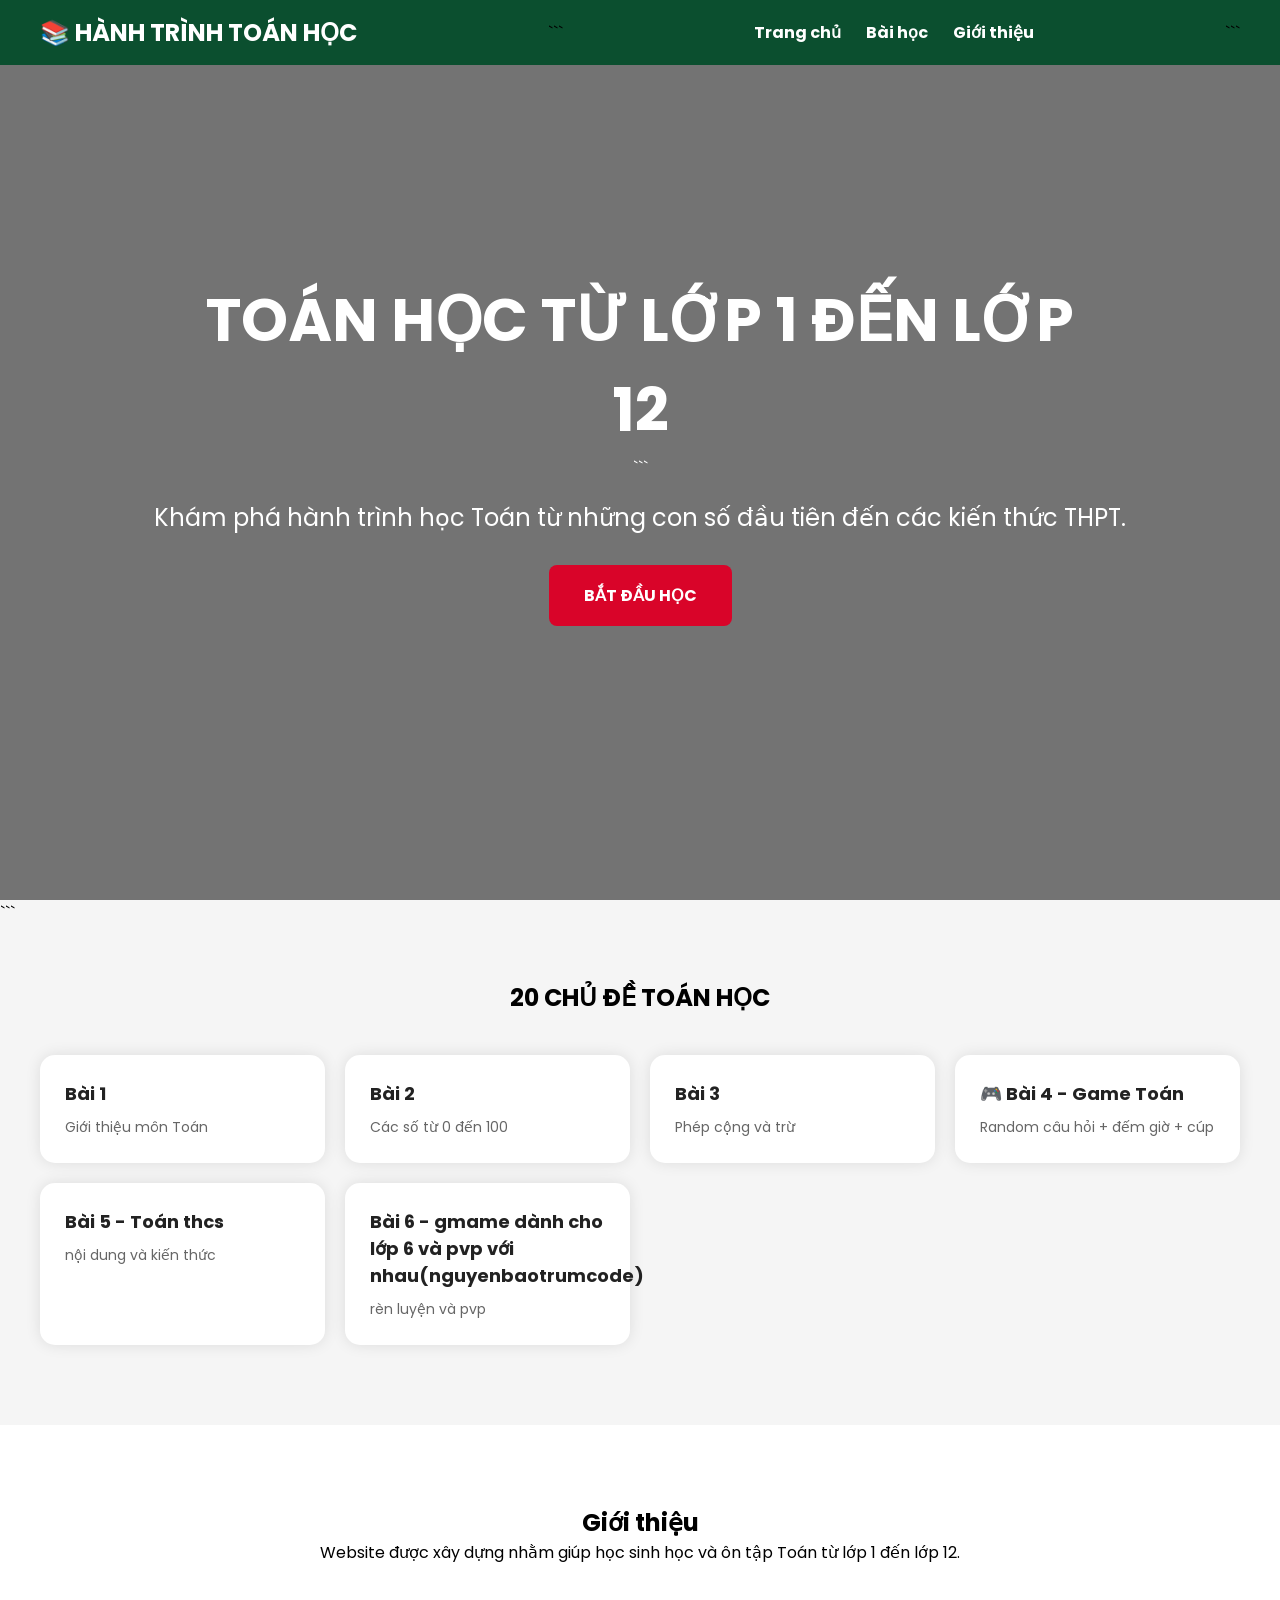
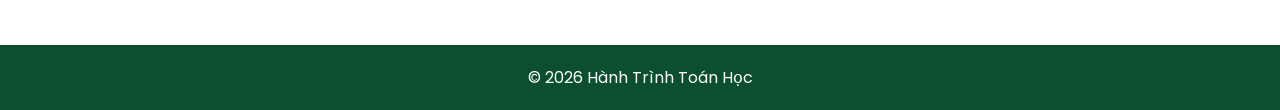
<file: index.html>
<!DOCTYPE html>

<html lang="vi">
<head>
<meta charset="UTF-8">
<meta name="viewport" content="width=device-width, initial-scale=1.0">
<title>Hành Trình Toán Học</title>

<link href="https://fonts.googleapis.com/css2?family=Poppins:wght@300;400;600;700&display=swap" rel="stylesheet">

<link rel="stylesheet" href="style.css">
</head>
<body>

<nav>
    <div class="logo">
        📚 HÀNH TRÌNH TOÁN HỌC
    </div>

```
<ul>
    <li><a href="#home">Trang chủ</a></li>
    <li><a href="#lessons">Bài học</a></li>
    <li><a href="#about">Giới thiệu</a></li>
</ul>
```

</nav>

<section class="hero" id="home">
    <div class="overlay">
        <h1>TOÁN HỌC TỪ LỚP 1 ĐẾN LỚP 12</h1>

```
    <p>
        Khám phá hành trình học Toán từ những con số đầu tiên
        đến các kiến thức THPT.
    </p>

    <a href="#lessons" class="btn">
        BẮT ĐẦU HỌC
    </a>
</div>
```

</section>

<section id="lessons">

<h2>20 CHỦ ĐỀ TOÁN HỌC</h2>

<div class="cards">

<div class="cards">

    <a class="card" href="pages/bai01.html">
        <h3>Bài 1</h3>
        <p>Giới thiệu môn Toán</p>
    </a>

    <a class="card" href="pages/bai02.html">
        <h3>Bài 2</h3>
        <p>Các số từ 0 đến 100</p>
    </a>

    <a class="card" href="pages/bai03.html">
        <h3>Bài 3</h3>
        <p>Phép cộng và trừ</p>
    </a>

<a class="card" href="pages/bai04.html">
    <h3>🎮 Bài 4 - Game Toán</h3>
    <p>Random câu hỏi + đếm giờ + cúp</p>
</a>
    <a class="card" href="pages/bai05.html">
    <h3> Bài 5 -  Toán thcs</h3>
    <p>nội dung và kiến thức</p>
</a>
    <a class="card" href="pages/bai06.html">
    <h3> Bài 6 -  gmame dành cho lớp 6 và pvp với nhau(nguyenbaotrumcode)</h3>
    <p>rèn luyện và pvp</p>
</a>
</div>

</section>

<section id="about">
<h2>Giới thiệu</h2>

<p>
Website được xây dựng nhằm giúp học sinh học và ôn tập
Toán từ lớp 1 đến lớp 12.
</p>

</section>

<footer>
© 2026 Hành Trình Toán Học
</footer>

</body>
</html>
</file>
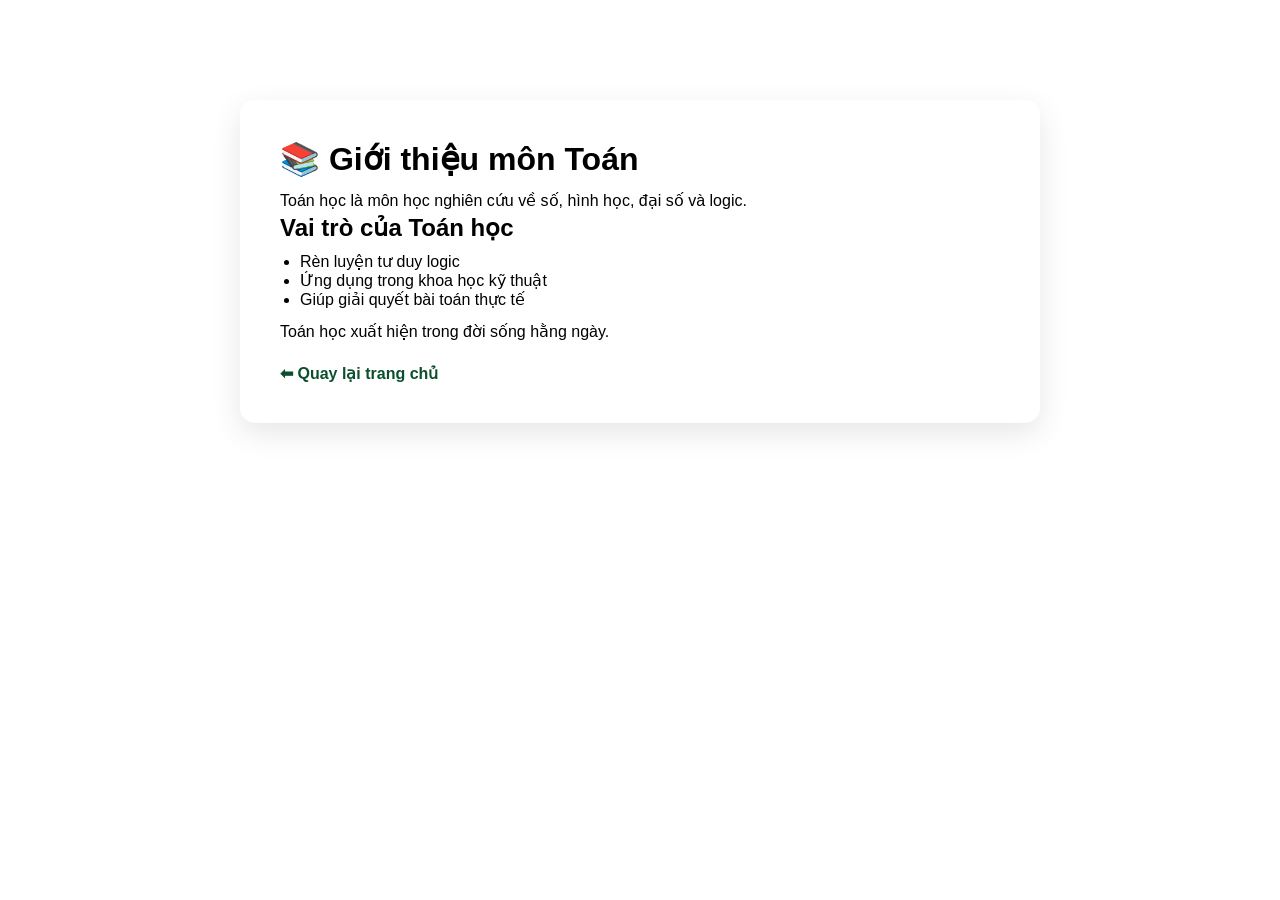
<file: pages/bai01.html>
<!DOCTYPE html>
<html lang="vi">
<head>
<meta charset="UTF-8">
<title>Giới thiệu môn Toán</title>
<link rel="stylesheet" href="../style.css">
</head>
<body>

<div class="lesson">

<h1>📚 Giới thiệu môn Toán</h1>

<p>Toán học là môn học nghiên cứu về số, hình học, đại số và logic.</p>

<h2>Vai trò của Toán học</h2>

<ul>
<li>Rèn luyện tư duy logic</li>
<li>Ứng dụng trong khoa học kỹ thuật</li>
<li>Giúp giải quyết bài toán thực tế</li>
</ul>

<p>Toán học xuất hiện trong đời sống hằng ngày.</p>

<a href="../index.html">⬅ Quay lại trang chủ</a>

</div>

</body>

</html>
</file>
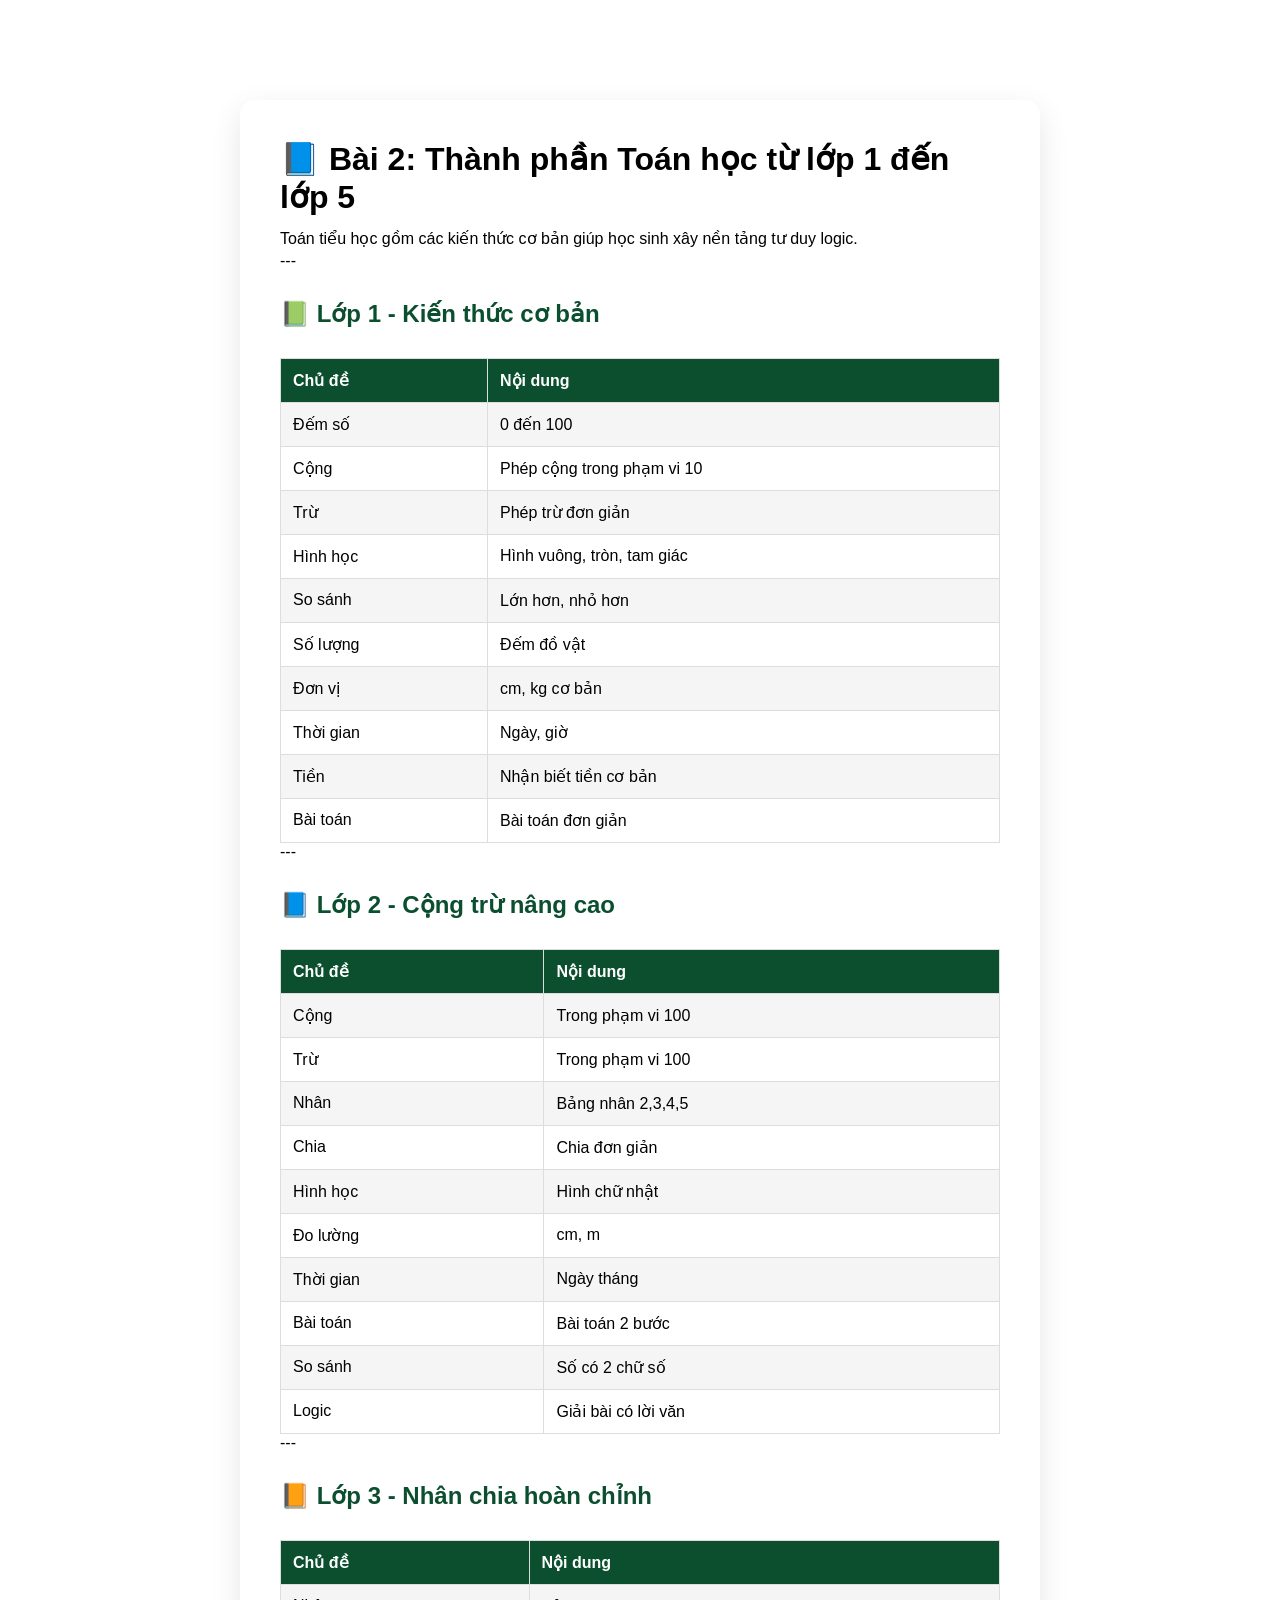
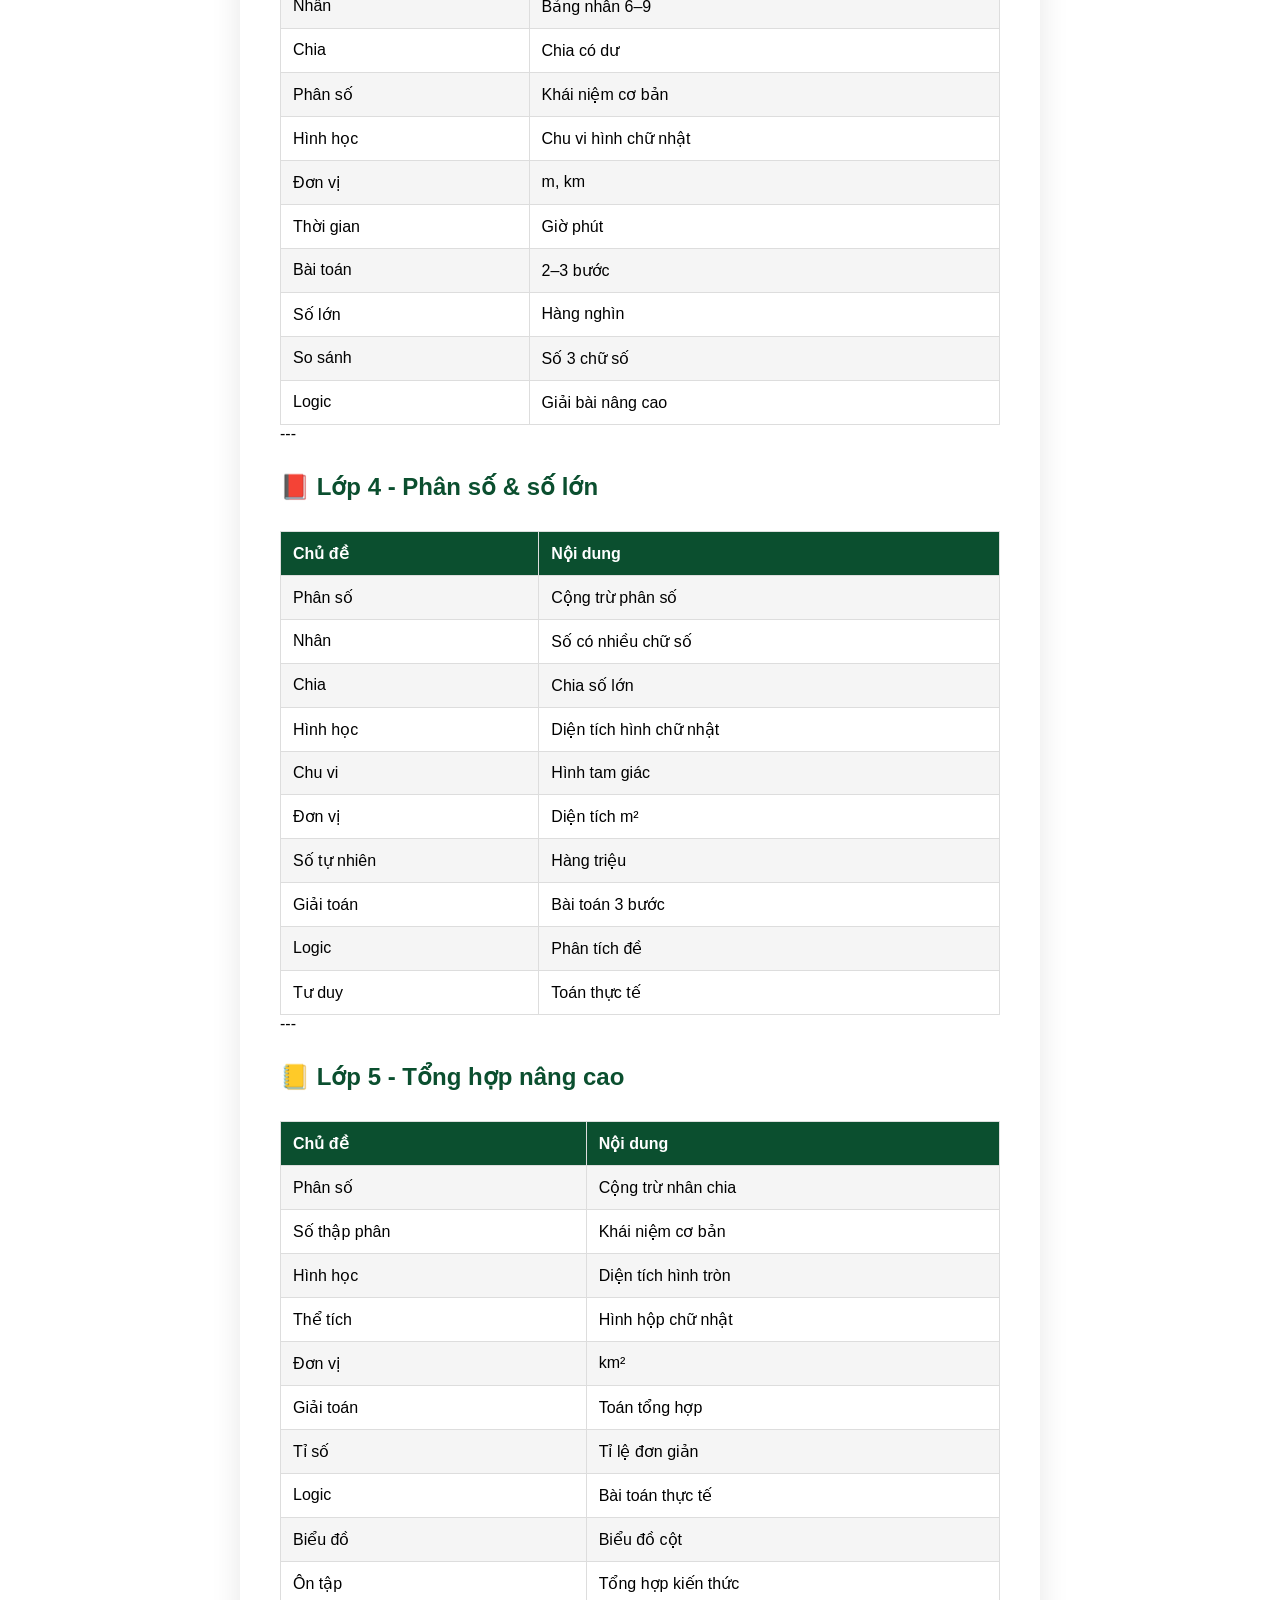
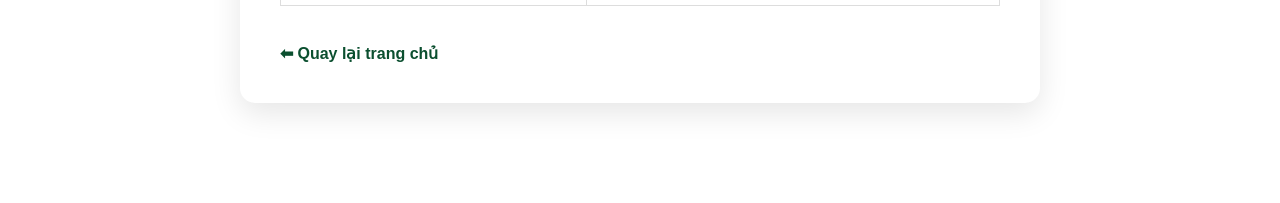
<file: pages/bai02.html>
<!DOCTYPE html>
<html lang="vi">
<head>
<meta charset="UTF-8">
<title>Bài 2 - Thành phần Toán học</title>
<link rel="stylesheet" href="../style.css">

<style>
.table-box{
    margin-top:20px;
    overflow-x:auto;
}

table{
    width:100%;
    border-collapse:collapse;
    margin-top:10px;
    background:white;
}

th, td{
    border:1px solid #ddd;
    padding:12px;
    text-align:left;
}

th{
    background:#0b4f2f;
    color:white;
}

tr:nth-child(even){
    background:#f5f5f5;
}

.level-title{
    margin-top:30px;
    color:#0b4f2f;
}
</style>

</head>

<body>

<div class="lesson">

<h1>📘 Bài 2: Thành phần Toán học từ lớp 1 đến lớp 5</h1>

<p>Toán tiểu học gồm các kiến thức cơ bản giúp học sinh xây nền tảng tư duy logic.</p>

---

<h2 class="level-title">📗 Lớp 1 - Kiến thức cơ bản</h2>

<div class="table-box">
<table>
<tr><th>Chủ đề</th><th>Nội dung</th></tr>
<tr><td>Đếm số</td><td>0 đến 100</td></tr>
<tr><td>Cộng</td><td>Phép cộng trong phạm vi 10</td></tr>
<tr><td>Trừ</td><td>Phép trừ đơn giản</td></tr>
<tr><td>Hình học</td><td>Hình vuông, tròn, tam giác</td></tr>
<tr><td>So sánh</td><td>Lớn hơn, nhỏ hơn</td></tr>
<tr><td>Số lượng</td><td>Đếm đồ vật</td></tr>
<tr><td>Đơn vị</td><td>cm, kg cơ bản</td></tr>
<tr><td>Thời gian</td><td>Ngày, giờ</td></tr>
<tr><td>Tiền</td><td>Nhận biết tiền cơ bản</td></tr>
<tr><td>Bài toán</td><td>Bài toán đơn giản</td></tr>
</table>
</div>

---

<h2 class="level-title">📘 Lớp 2 - Cộng trừ nâng cao</h2>

<div class="table-box">
<table>
<tr><th>Chủ đề</th><th>Nội dung</th></tr>
<tr><td>Cộng</td><td>Trong phạm vi 100</td></tr>
<tr><td>Trừ</td><td>Trong phạm vi 100</td></tr>
<tr><td>Nhân</td><td>Bảng nhân 2,3,4,5</td></tr>
<tr><td>Chia</td><td>Chia đơn giản</td></tr>
<tr><td>Hình học</td><td>Hình chữ nhật</td></tr>
<tr><td>Đo lường</td><td>cm, m</td></tr>
<tr><td>Thời gian</td><td>Ngày tháng</td></tr>
<tr><td>Bài toán</td><td>Bài toán 2 bước</td></tr>
<tr><td>So sánh</td><td>Số có 2 chữ số</td></tr>
<tr><td>Logic</td><td>Giải bài có lời văn</td></tr>
</table>
</div>

---

<h2 class="level-title">📙 Lớp 3 - Nhân chia hoàn chỉnh</h2>

<div class="table-box">
<table>
<tr><th>Chủ đề</th><th>Nội dung</th></tr>
<tr><td>Nhân</td><td>Bảng nhân 6–9</td></tr>
<tr><td>Chia</td><td>Chia có dư</td></tr>
<tr><td>Phân số</td><td>Khái niệm cơ bản</td></tr>
<tr><td>Hình học</td><td>Chu vi hình chữ nhật</td></tr>
<tr><td>Đơn vị</td><td>m, km</td></tr>
<tr><td>Thời gian</td><td>Giờ phút</td></tr>
<tr><td>Bài toán</td><td>2–3 bước</td></tr>
<tr><td>Số lớn</td><td>Hàng nghìn</td></tr>
<tr><td>So sánh</td><td>Số 3 chữ số</td></tr>
<tr><td>Logic</td><td>Giải bài nâng cao</td></tr>
</table>
</div>

---

<h2 class="level-title">📕 Lớp 4 - Phân số & số lớn</h2>

<div class="table-box">
<table>
<tr><th>Chủ đề</th><th>Nội dung</th></tr>
<tr><td>Phân số</td><td>Cộng trừ phân số</td></tr>
<tr><td>Nhân</td><td>Số có nhiều chữ số</td></tr>
<tr><td>Chia</td><td>Chia số lớn</td></tr>
<tr><td>Hình học</td><td>Diện tích hình chữ nhật</td></tr>
<tr><td>Chu vi</td><td>Hình tam giác</td></tr>
<tr><td>Đơn vị</td><td>Diện tích m²</td></tr>
<tr><td>Số tự nhiên</td><td>Hàng triệu</td></tr>
<tr><td>Giải toán</td><td>Bài toán 3 bước</td></tr>
<tr><td>Logic</td><td>Phân tích đề</td></tr>
<tr><td>Tư duy</td><td>Toán thực tế</td></tr>
</table>
</div>

---

<h2 class="level-title">📒 Lớp 5 - Tổng hợp nâng cao</h2>

<div class="table-box">
<table>
<tr><th>Chủ đề</th><th>Nội dung</th></tr>
<tr><td>Phân số</td><td>Cộng trừ nhân chia</td></tr>
<tr><td>Số thập phân</td><td>Khái niệm cơ bản</td></tr>
<tr><td>Hình học</td><td>Diện tích hình tròn</td></tr>
<tr><td>Thể tích</td><td>Hình hộp chữ nhật</td></tr>
<tr><td>Đơn vị</td><td>km²</td></tr>
<tr><td>Giải toán</td><td>Toán tổng hợp</td></tr>
<tr><td>Tỉ số</td><td>Tỉ lệ đơn giản</td></tr>
<tr><td>Logic</td><td>Bài toán thực tế</td></tr>
<tr><td>Biểu đồ</td><td>Biểu đồ cột</td></tr>
<tr><td>Ôn tập</td><td>Tổng hợp kiến thức</td></tr>
</table>
</div>

<br>

<a href="../index.html">⬅ Quay lại trang chủ</a>

</div>

</body>
</html>
</file>
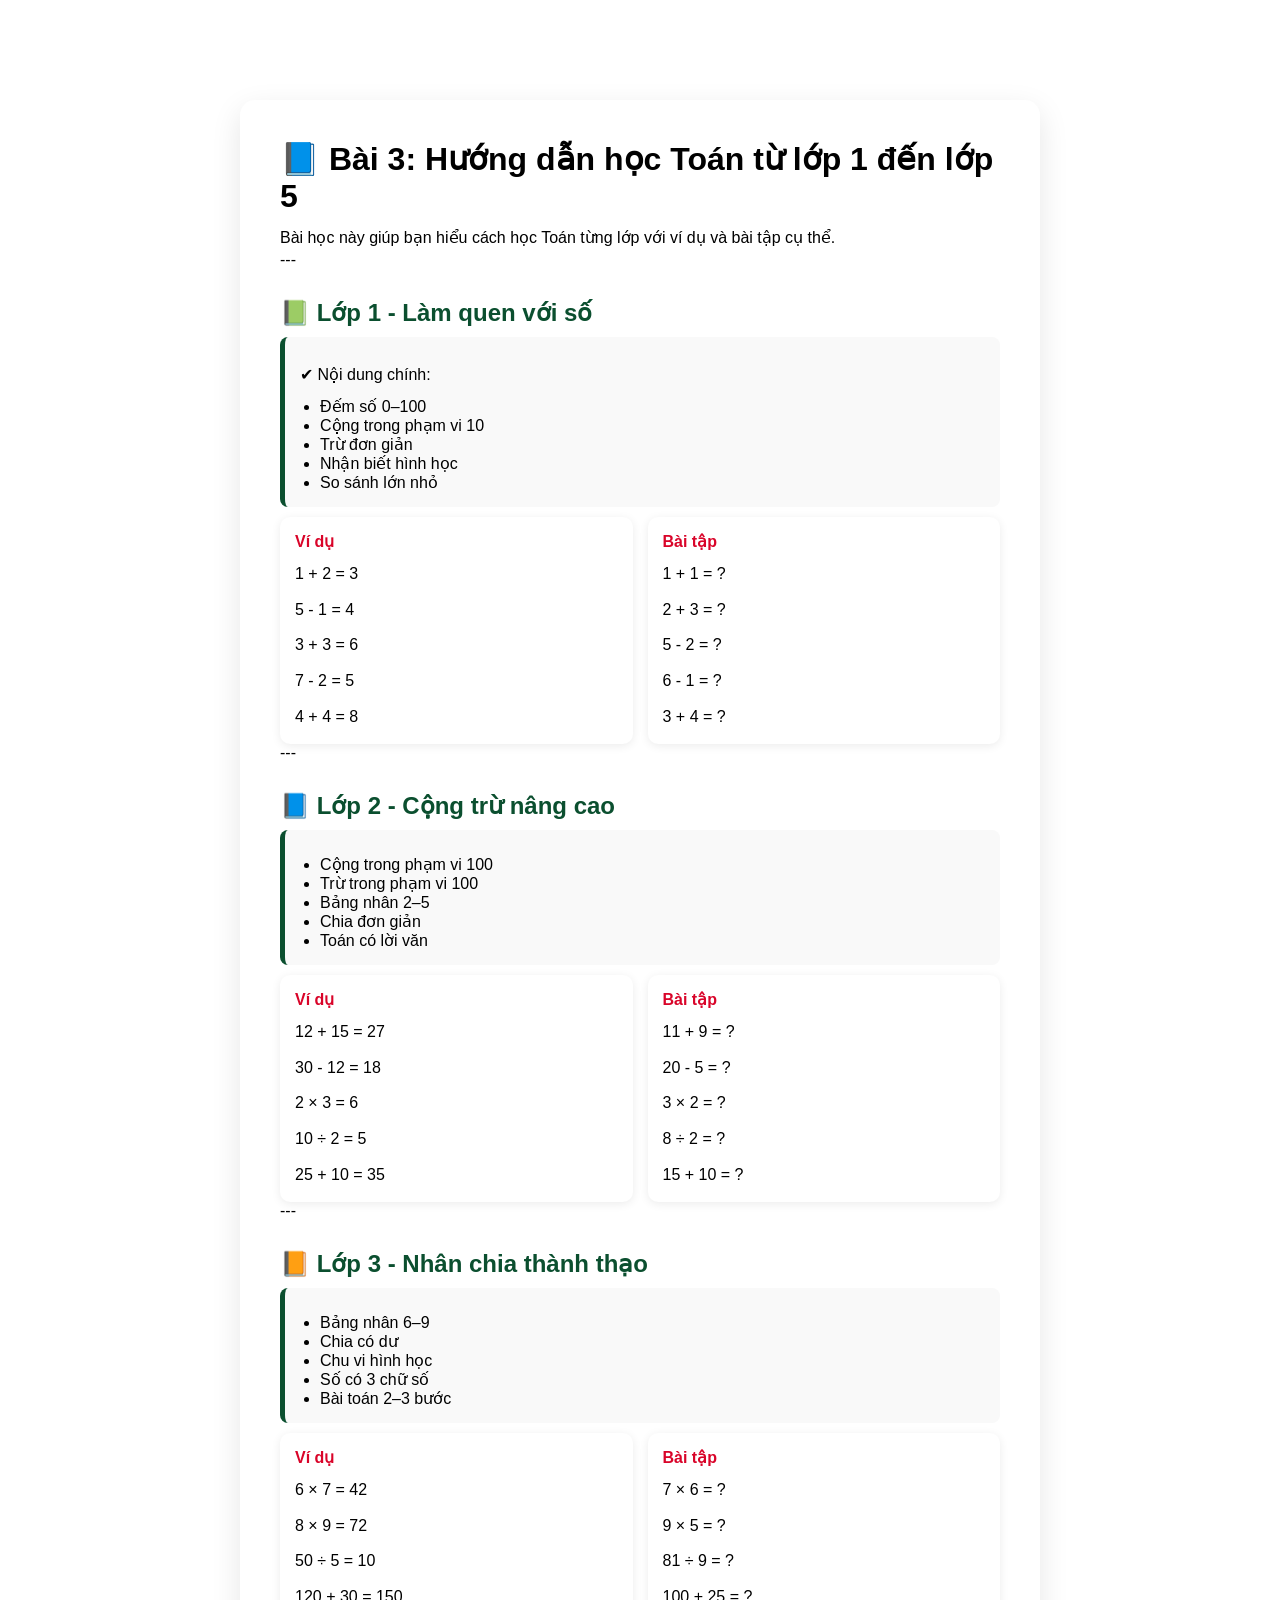
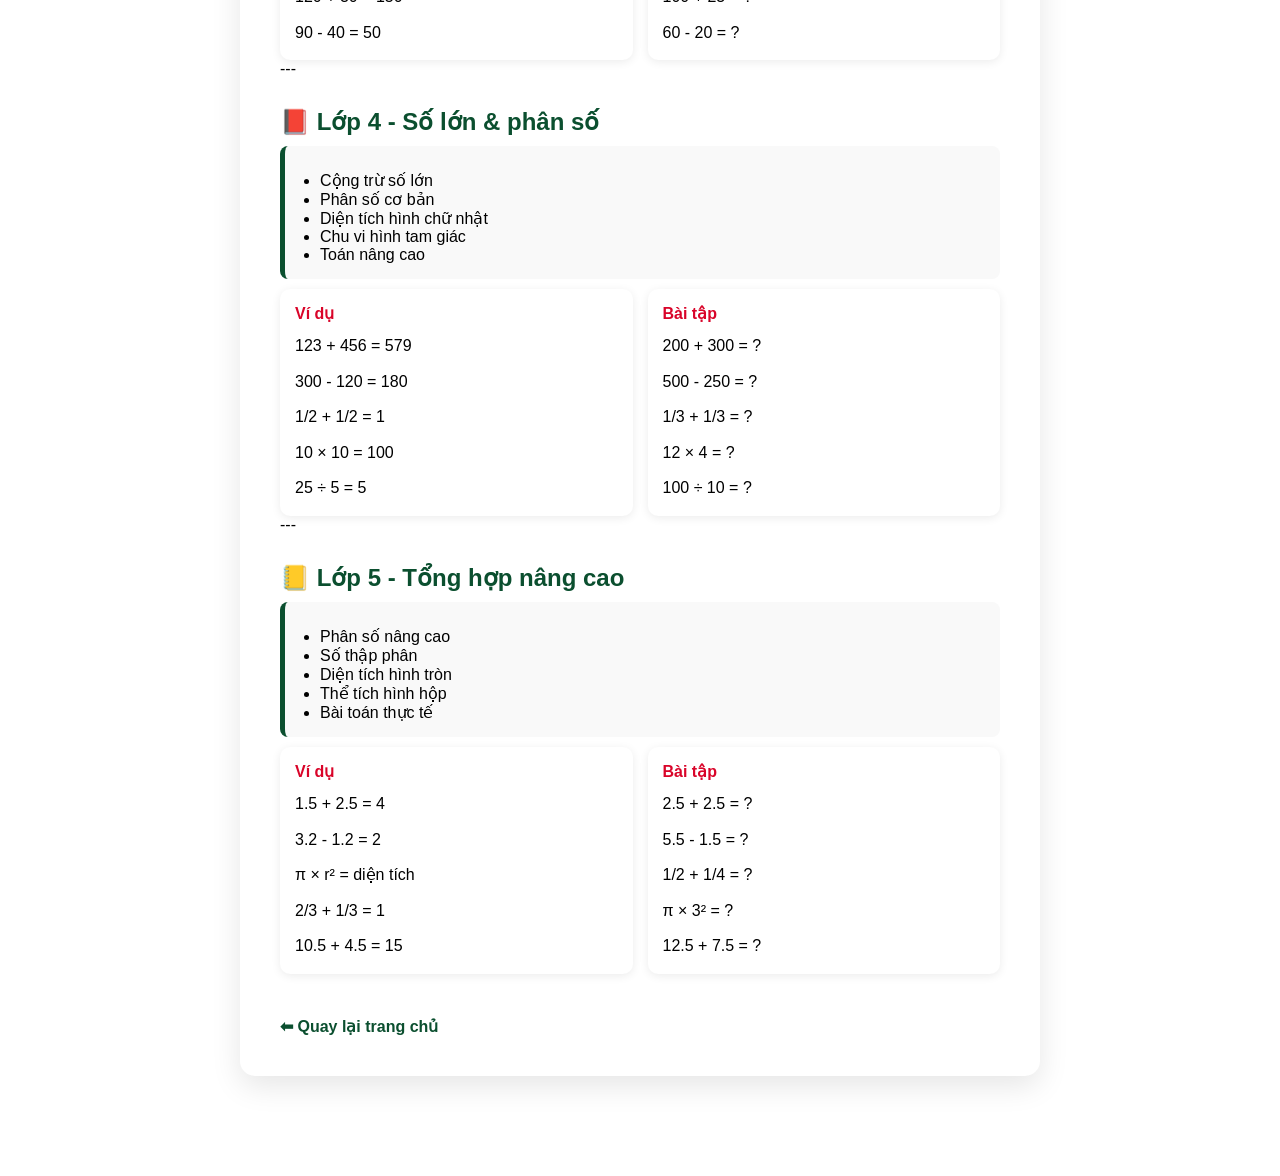
<file: pages/bai03.html>
<!DOCTYPE html>
<html lang="vi">
<head>
<meta charset="UTF-8">
<title>Bài 3 - Hướng dẫn Toán</title>
<link rel="stylesheet" href="../style.css">

<style>
.lesson h2{
    margin-top:30px;
    color:#0b4f2f;
}

.box{
    background:#f9f9f9;
    padding:15px;
    border-left:5px solid #0b4f2f;
    margin-top:10px;
    border-radius:8px;
}

.grid{
    display:grid;
    grid-template-columns:1fr 1fr;
    gap:15px;
    margin-top:10px;
}

.item{
    background:white;
    padding:15px;
    border-radius:10px;
    box-shadow:0 2px 10px rgba(0,0,0,0.08);
}

.title{
    font-weight:bold;
    color:#d90429;
}

a.back{
    display:inline-block;
    margin-top:25px;
    color:#0b4f2f;
    font-weight:bold;
    text-decoration:none;
}
</style>

</head>

<body>

<div class="lesson">

<h1>📘 Bài 3: Hướng dẫn học Toán từ lớp 1 đến lớp 5</h1>

<p>Bài học này giúp bạn hiểu cách học Toán từng lớp với ví dụ và bài tập cụ thể.</p>

---

<!-- LỚP 1 -->
<h2>📗 Lớp 1 - Làm quen với số</h2>

<div class="box">
<p>✔ Nội dung chính:</p>
<ul>
<li>Đếm số 0–100</li>
<li>Cộng trong phạm vi 10</li>
<li>Trừ đơn giản</li>
<li>Nhận biết hình học</li>
<li>So sánh lớn nhỏ</li>
</ul>
</div>

<div class="grid">

<div class="item">
<div class="title">Ví dụ</div>
<p>1 + 2 = 3</p>
<p>5 - 1 = 4</p>
<p>3 + 3 = 6</p>
<p>7 - 2 = 5</p>
<p>4 + 4 = 8</p>
</div>

<div class="item">
<div class="title">Bài tập</div>
<p>1 + 1 = ?</p>
<p>2 + 3 = ?</p>
<p>5 - 2 = ?</p>
<p>6 - 1 = ?</p>
<p>3 + 4 = ?</p>
</div>

</div>

---

<!-- LỚP 2 -->
<h2>📘 Lớp 2 - Cộng trừ nâng cao</h2>

<div class="box">
<ul>
<li>Cộng trong phạm vi 100</li>
<li>Trừ trong phạm vi 100</li>
<li>Bảng nhân 2–5</li>
<li>Chia đơn giản</li>
<li>Toán có lời văn</li>
</ul>
</div>

<div class="grid">

<div class="item">
<div class="title">Ví dụ</div>
<p>12 + 15 = 27</p>
<p>30 - 12 = 18</p>
<p>2 × 3 = 6</p>
<p>10 ÷ 2 = 5</p>
<p>25 + 10 = 35</p>
</div>

<div class="item">
<div class="title">Bài tập</div>
<p>11 + 9 = ?</p>
<p>20 - 5 = ?</p>
<p>3 × 2 = ?</p>
<p>8 ÷ 2 = ?</p>
<p>15 + 10 = ?</p>
</div>

</div>

---

<!-- LỚP 3 -->
<h2>📙 Lớp 3 - Nhân chia thành thạo</h2>

<div class="box">
<ul>
<li>Bảng nhân 6–9</li>
<li>Chia có dư</li>
<li>Chu vi hình học</li>
<li>Số có 3 chữ số</li>
<li>Bài toán 2–3 bước</li>
</ul>
</div>

<div class="grid">

<div class="item">
<div class="title">Ví dụ</div>
<p>6 × 7 = 42</p>
<p>8 × 9 = 72</p>
<p>50 ÷ 5 = 10</p>
<p>120 + 30 = 150</p>
<p>90 - 40 = 50</p>
</div>

<div class="item">
<div class="title">Bài tập</div>
<p>7 × 6 = ?</p>
<p>9 × 5 = ?</p>
<p>81 ÷ 9 = ?</p>
<p>100 + 25 = ?</p>
<p>60 - 20 = ?</p>
</div>

</div>

---

<!-- LỚP 4 -->
<h2>📕 Lớp 4 - Số lớn & phân số</h2>

<div class="box">
<ul>
<li>Cộng trừ số lớn</li>
<li>Phân số cơ bản</li>
<li>Diện tích hình chữ nhật</li>
<li>Chu vi hình tam giác</li>
<li>Toán nâng cao</li>
</ul>
</div>

<div class="grid">

<div class="item">
<div class="title">Ví dụ</div>
<p>123 + 456 = 579</p>
<p>300 - 120 = 180</p>
<p>1/2 + 1/2 = 1</p>
<p>10 × 10 = 100</p>
<p>25 ÷ 5 = 5</p>
</div>

<div class="item">
<div class="title">Bài tập</div>
<p>200 + 300 = ?</p>
<p>500 - 250 = ?</p>
<p>1/3 + 1/3 = ?</p>
<p>12 × 4 = ?</p>
<p>100 ÷ 10 = ?</p>
</div>

</div>

---

<!-- LỚP 5 -->
<h2>📒 Lớp 5 - Tổng hợp nâng cao</h2>

<div class="box">
<ul>
<li>Phân số nâng cao</li>
<li>Số thập phân</li>
<li>Diện tích hình tròn</li>
<li>Thể tích hình hộp</li>
<li>Bài toán thực tế</li>
</ul>
</div>

<div class="grid">

<div class="item">
<div class="title">Ví dụ</div>
<p>1.5 + 2.5 = 4</p>
<p>3.2 - 1.2 = 2</p>
<p>π × r² = diện tích</p>
<p>2/3 + 1/3 = 1</p>
<p>10.5 + 4.5 = 15</p>
</div>

<div class="item">
<div class="title">Bài tập</div>
<p>2.5 + 2.5 = ?</p>
<p>5.5 - 1.5 = ?</p>
<p>1/2 + 1/4 = ?</p>
<p>π × 3² = ?</p>
<p>12.5 + 7.5 = ?</p>
</div>

</div>

<br>

<a class="back" href="../index.html">⬅ Quay lại trang chủ</a>

</div>

</body>
</html>
</file>
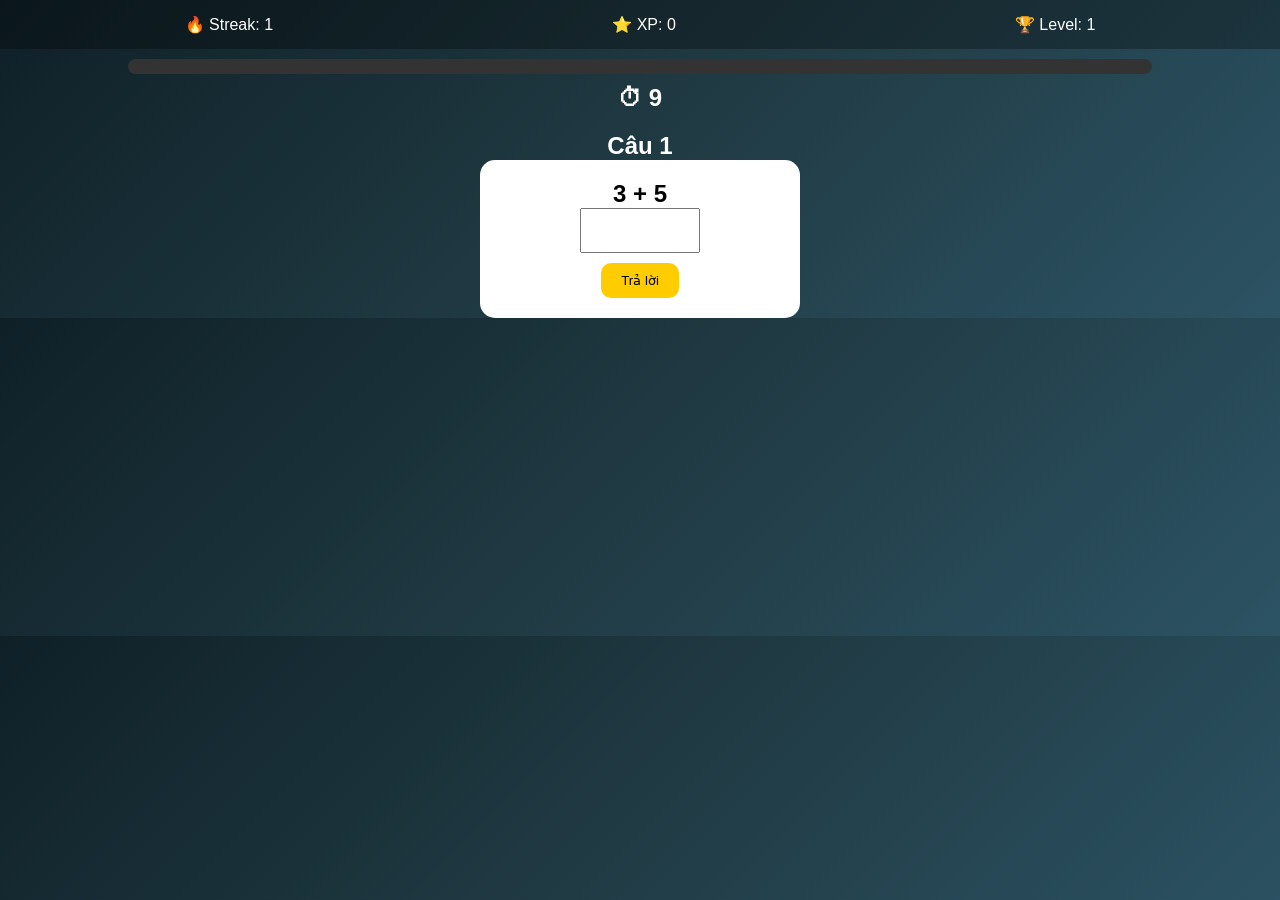
<file: pages/bai04.html>
<!DOCTYPE html>
<html lang="vi">
<head>
<meta charset="UTF-8">
<title>Hybrid Math Game PRO MAX</title>

<style>
*{
    margin:0;
    padding:0;
    box-sizing:border-box;
    font-family:Arial;
}

body{
    background:linear-gradient(135deg,#0f2027,#203a43,#2c5364);
    color:white;
    text-align:center;
}

/* TOP BAR */
#topBar{
    display:flex;
    justify-content:space-around;
    padding:15px;
    background:rgba(0,0,0,0.3);
}

/* XP BAR */
#xpBar{
    width:80%;
    height:15px;
    background:#333;
    margin:10px auto;
    border-radius:20px;
    overflow:hidden;
}

#xpFill{
    height:100%;
    width:0%;
    background:limegreen;
    transition:0.3s;
}

/* GAME */
#gameBox{
    margin-top:20px;
}

.card{
    background:white;
    color:black;
    width:320px;
    margin:auto;
    padding:20px;
    border-radius:15px;
}

input{
    padding:10px;
    width:120px;
    text-align:center;
    font-size:18px;
}

button{
    margin-top:10px;
    padding:10px 20px;
    border:none;
    background:#ffcc00;
    border-radius:10px;
}

/* EFFECT */
.correct{background:limegreen;}
.wrong{background:red;}

.flash{
    animation:flash 0.3s;
}

@keyframes flash{
    0%{background:red;}
    50%{background:transparent;}
}

/* TIMER WARNING */
.warning{
    animation:blink 0.4s infinite;
}

@keyframes blink{
    0%{color:red;}
    50%{color:transparent;}
}

/* POPUP */
#popup{
    position:fixed;
    top:20%;
    left:50%;
    transform:translateX(-50%);
    background:black;
    padding:10px 20px;
    border-radius:10px;
    display:none;
}
</style>
</head>

<body>

<!-- TOP -->
<div id="topBar">
    <div>🔥 Streak: <span id="streak">0</span></div>
    <div>⭐ XP: <span id="xp">0</span></div>
    <div>🏆 Level: <span id="level">1</span></div>
</div>

<!-- XP BAR -->
<div id="xpBar">
    <div id="xpFill"></div>
</div>

<!-- TIMER -->
<h2 id="timer">⏱ 0</h2>

<!-- GAME -->
<div id="gameBox">

    <h2 id="qnum"></h2>

    <div class="card">
        <h2 id="question"></h2>
        <input id="ans">
        <br>
        <button onclick="check()">Trả lời</button>
    </div>

</div>

<!-- POPUP -->
<div id="popup"></div>

<script>

/* AUDIO */
let ok = new Audio("https://actions.google.com/sounds/v1/cartoon/clang_and_wobble.ogg");
let no = new Audio("https://actions.google.com/sounds/v1/cartoon/wood_plank_flicks.ogg");
let levelUpSound = new Audio("https://actions.google.com/sounds/v1/cartoon/concussive_hit_guitar_boing.ogg");
let cupSound = new Audio("https://actions.google.com/sounds/v1/cartoon/concussive_hit_guitar_boing.ogg");

/* DATA */
let q=1;
let correct=0;

let xp=0;
let level=1;
let streak=1;

let time;
let t;

/* LOAD */
if(localStorage.getItem("xp")) xp=+localStorage.getItem("xp");
if(localStorage.getItem("level")) level=+localStorage.getItem("level");
if(localStorage.getItem("streak")) streak=+localStorage.getItem("streak");

updateUI();
next();

/* QUESTION */
function next(){

    if(q>10){
        end();
        return;
    }

    document.getElementById("qnum").innerText="Câu "+q;

    let a,b,op;

    if(q<=5){
        a=Math.floor(Math.random()*10);
        b=Math.floor(Math.random()*10);
        op="+";
        time=10;
    }
    else if(q<=8){
        a=Math.floor(Math.random()*50);
        b=Math.floor(Math.random()*20);
        op=Math.random()>0.5?"+":"-";
        time=30;
    }
    else{
        a=Math.floor(Math.random()*100);
        b=Math.floor(Math.random()*50);
        op=Math.random()>0.5?"*":"-";
        time=60;
    }

    if(op=="+") correct=a+b;
    if(op=="-") correct=a-b;
    if(op=="*") correct=a*b;

    document.getElementById("question").innerText=a+" "+op+" "+b;

    startTime();
}

/* TIMER */
function startTime(){

    clearInterval(t);

    document.getElementById("timer").classList.remove("warning");

    t=setInterval(()=>{

        time--;
        document.getElementById("timer").innerText="⏱ "+time;

        if(time<=5){
            document.getElementById("timer").classList.add("warning");
        }

        if(time<=0){
            no.play();
            vibrate();
            flash();
            q++;
            next();
        }

    },1000);
}

/* CHECK */
function check(){

    let u=Number(document.getElementById("ans").value);

    if(u==correct){
        xp+=10;
        ok.play();
        show("+10 XP");
        document.body.classList.add("correct");
    }else{
        no.play();
        vibrate();
        document.body.classList.add("wrong");
    }

    setTimeout(()=>{
        document.body.classList.remove("correct","wrong");
    },300);

    document.getElementById("ans").value="";

    q++;

    levelCheck();
    save();
    updateUI();
    next();
}

/* LEVEL */
function levelCheck(){

    if(xp>=100 && level==1){
        level=2;
        levelUp();
    }

    if(xp>=250 && level==2){
        level=3;
        levelUp();
    }

    if(xp>=500 && level==3){
        level=4;
        levelUp();
    }

    if(xp>=800 && level==4){
        level=5;
        levelUp();
    }
}

function levelUp(){
    levelUpSound.play();
    show("LEVEL UP!");
}

/* END */
function end(){

    document.getElementById("gameBox").innerHTML="";

    let cup=0;
    if(xp>=70) cup=1;
    if(xp>=100) cup=2;
    if(xp>=150) cup=3;
    if(xp>=200) cup=5;

    if(cup>0) cupSound.play();

    show("Hoàn thành! 🏆 "+cup+" cúp");
}

/* UI */
function updateUI(){

    document.getElementById("xp").innerText=xp;
    document.getElementById("level").innerText=level;
    document.getElementById("streak").innerText=streak;

    document.getElementById("xpFill").style.width=(xp%100)+"%";
}

/* POPUP */
function show(text){

    let p=document.getElementById("popup");
    p.innerText=text;
    p.style.display="block";

    setTimeout(()=>p.style.display="none",1000);
}

/* VIBRATE */
function vibrate(){
    if(navigator.vibrate){
        navigator.vibrate(200);
    }
}

/* FLASH */
function flash(){
    document.body.classList.add("flash");
    setTimeout(()=>document.body.classList.remove("flash"),300);
}

/* SAVE */
function save(){
    localStorage.setItem("xp",xp);
    localStorage.setItem("level",level);
    localStorage.setItem("streak",streak);
}

</script>

</body>
</html>
</file>
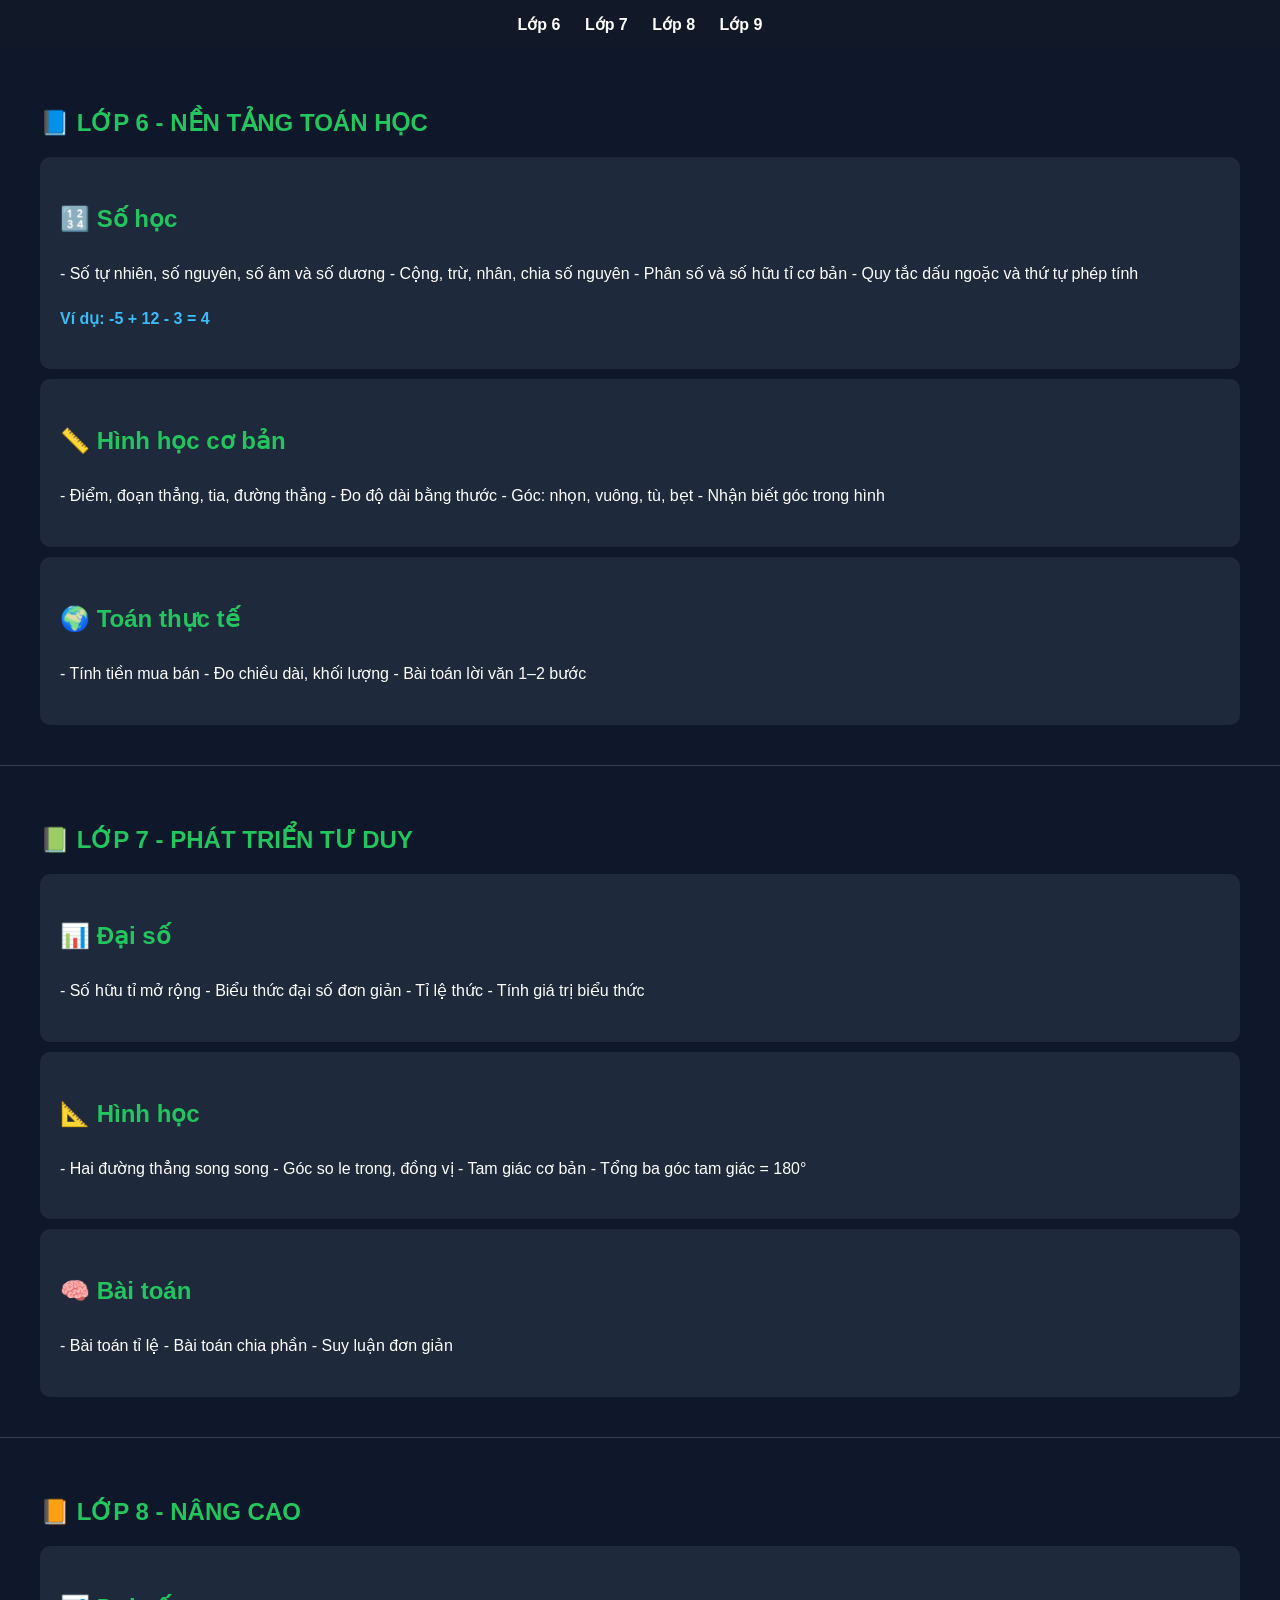
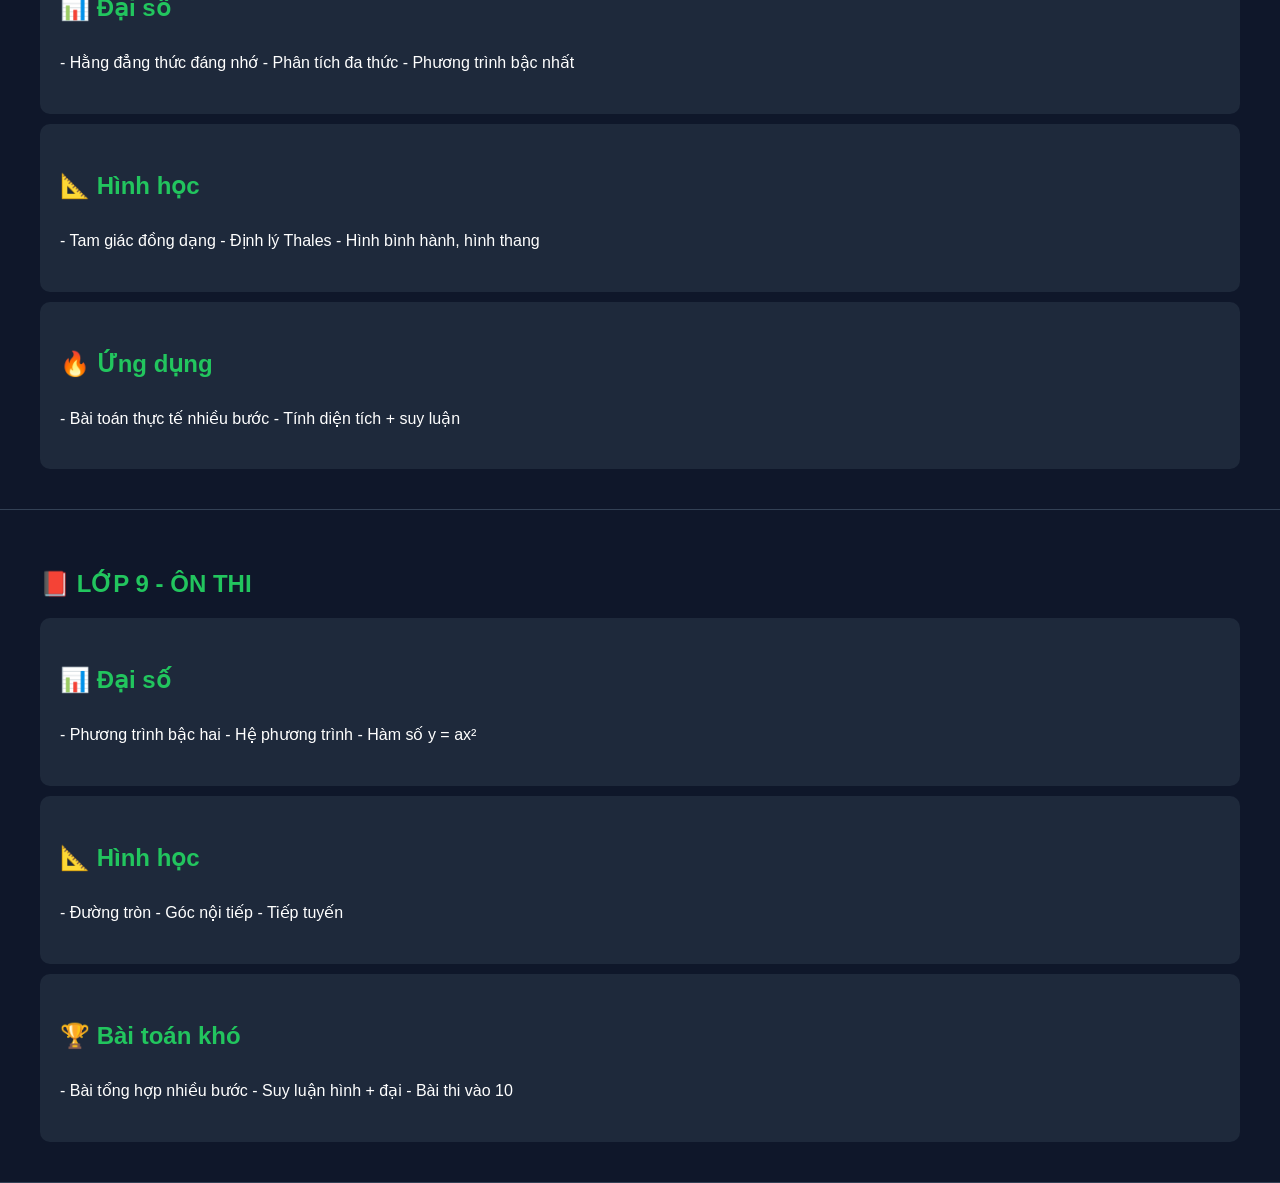
<file: pages/bai05.html>
<!DOCTYPE html>
<html lang="vi">
<head>
<meta charset="UTF-8">
<title>Bài 5 - Toán THCS</title>

<style>
body{
    margin:0;
    font-family:Arial;
    background:#0f172a;
    color:white;
}

/* NAV */
nav{
    background:#111827;
    padding:15px;
    position:sticky;
    top:0;
    text-align:center;
}

nav a{
    color:white;
    margin:0 10px;
    text-decoration:none;
    font-weight:bold;
}

section{
    padding:40px;
    border-bottom:1px solid #334155;
}

h1,h2{
    color:#22c55e;
}

.box{
    background:#1e293b;
    padding:20px;
    border-radius:10px;
    margin-top:10px;
    line-height:1.8;
}

.highlight{
    color:#38bdf8;
    font-weight:bold;
}
</style>
</head>

<body>

<nav>
<a href="#l6">Lớp 6</a>
<a href="#l7">Lớp 7</a>
<a href="#l8">Lớp 8</a>
<a href="#l9">Lớp 9</a>
</nav>

<!-- ================= LỚP 6 ================= -->
<section id="l6">
<h1>📘 LỚP 6 - NỀN TẢNG TOÁN HỌC</h1>

<div class="box">
<h2>🔢 Số học</h2>
<p>
- Số tự nhiên, số nguyên, số âm và số dương  
- Cộng, trừ, nhân, chia số nguyên  
- Phân số và số hữu tỉ cơ bản  
- Quy tắc dấu ngoặc và thứ tự phép tính  
</p>

<p class="highlight">
Ví dụ: -5 + 12 - 3 = 4
</p>
</div>

<div class="box">
<h2>📏 Hình học cơ bản</h2>
<p>
- Điểm, đoạn thẳng, tia, đường thẳng  
- Đo độ dài bằng thước  
- Góc: nhọn, vuông, tù, bẹt  
- Nhận biết góc trong hình  
</p>
</div>

<div class="box">
<h2>🌍 Toán thực tế</h2>
<p>
- Tính tiền mua bán  
- Đo chiều dài, khối lượng  
- Bài toán lời văn 1–2 bước  
</p>
</div>
</section>

<!-- ================= LỚP 7 ================= -->
<section id="l7">
<h1>📗 LỚP 7 - PHÁT TRIỂN TƯ DUY</h1>

<div class="box">
<h2>📊 Đại số</h2>
<p>
- Số hữu tỉ mở rộng  
- Biểu thức đại số đơn giản  
- Tỉ lệ thức  
- Tính giá trị biểu thức  
</p>
</div>

<div class="box">
<h2>📐 Hình học</h2>
<p>
- Hai đường thẳng song song  
- Góc so le trong, đồng vị  
- Tam giác cơ bản  
- Tổng ba góc tam giác = 180°  
</p>
</div>

<div class="box">
<h2>🧠 Bài toán</h2>
<p>
- Bài toán tỉ lệ  
- Bài toán chia phần  
- Suy luận đơn giản  
</p>
</div>
</section>

<!-- ================= LỚP 8 ================= -->
<section id="l8">
<h1>📙 LỚP 8 - NÂNG CAO</h1>

<div class="box">
<h2>📊 Đại số</h2>
<p>
- Hằng đẳng thức đáng nhớ  
- Phân tích đa thức  
- Phương trình bậc nhất  
</p>
</div>

<div class="box">
<h2>📐 Hình học</h2>
<p>
- Tam giác đồng dạng  
- Định lý Thales  
- Hình bình hành, hình thang  
</p>
</div>

<div class="box">
<h2>🔥 Ứng dụng</h2>
<p>
- Bài toán thực tế nhiều bước  
- Tính diện tích + suy luận  
</p>
</div>
</section>

<!-- ================= LỚP 9 ================= -->
<section id="l9">
<h1>📕 LỚP 9 - ÔN THI</h1>

<div class="box">
<h2>📊 Đại số</h2>
<p>
- Phương trình bậc hai  
- Hệ phương trình  
- Hàm số y = ax²  
</p>
</div>

<div class="box">
<h2>📐 Hình học</h2>
<p>
- Đường tròn  
- Góc nội tiếp  
- Tiếp tuyến  
</p>
</div>

<div class="box">
<h2>🏆 Bài toán khó</h2>
<p>
- Bài tổng hợp nhiều bước  
- Suy luận hình + đại  
- Bài thi vào 10  
</p>
</div>
</section>

</body>
</html>
</file>
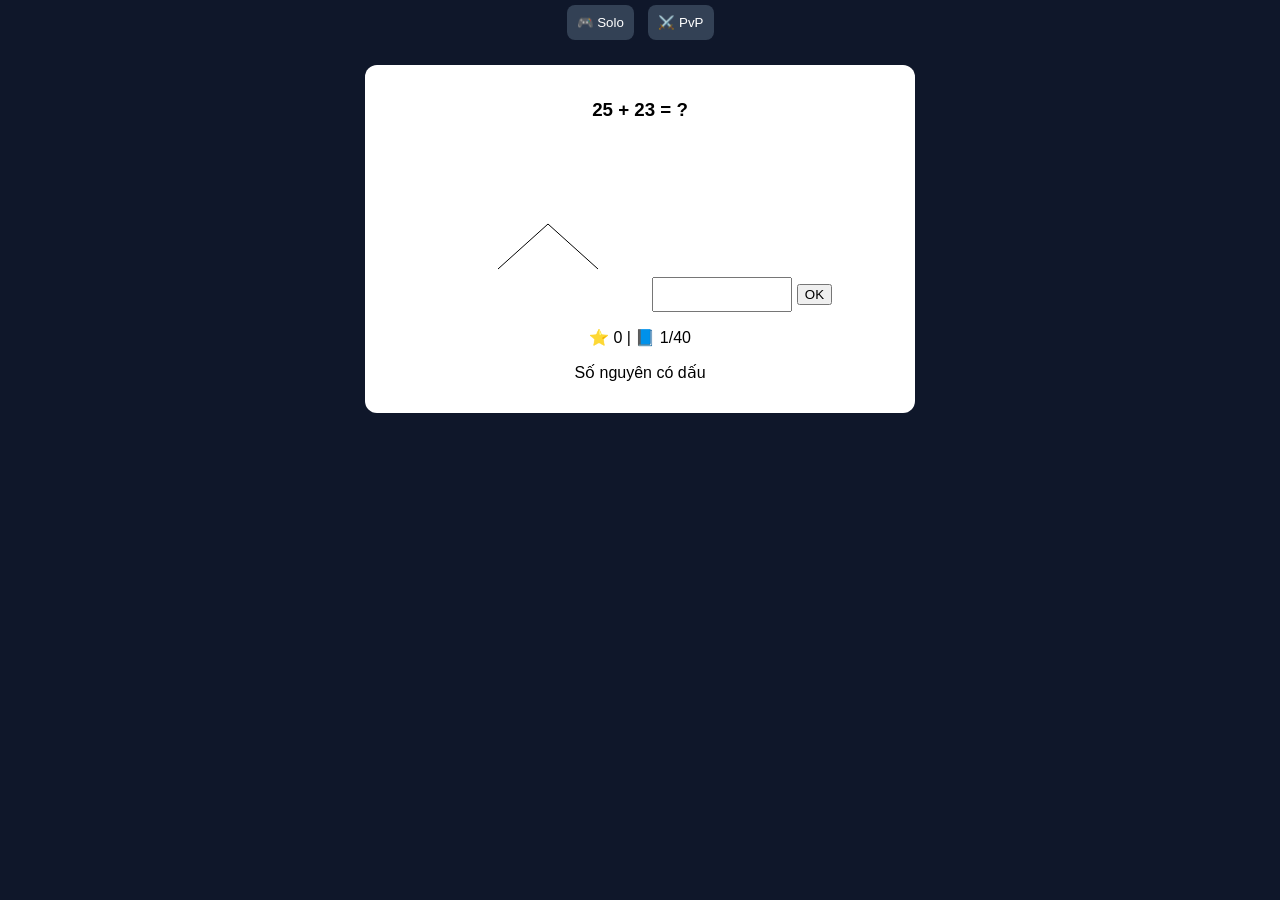
<file: pages/bai06.html>
<!DOCTYPE html>
<html lang="vi">
<head>
<meta charset="UTF-8">
<title>Math Arena Pro - Lớp 6</title>

<style>
body{
margin:0;
font-family:Arial;
background:#0f172a;
color:white;
text-align:center;
}

.menu button{
padding:10px;
margin:5px;
background:#334155;
color:white;
border:none;
border-radius:8px;
}

.page{display:none;}
.active{display:block;}

.card{
width:520px;
margin:20px auto;
background:white;
color:black;
padding:15px;
border-radius:12px;
}

input{padding:8px;width:120px;text-align:center;}

canvas{background:#fff;margin-top:10px;border-radius:10px;}
</style>
</head>

<body>

<div class="menu">
<button onclick="show('solo')">🎮 Solo</button>
<button onclick="show('pvp')">⚔️ PvP</button>
</div>

<!-- SOLO -->
<div id="solo" class="page active">
<div class="card">

<h3 id="qtext">Loading...</h3>
<canvas id="cv" width="200" height="150"></canvas>

<input id="ans">
<button onclick="check()">OK</button>

<p>⭐ <span id="score">0</span> | 📘 <span id="q">1</span>/40</p>
<p id="exp"></p>

</div>
</div>

<!-- PVP -->
<div id="pvp" class="page">
<div class="card">

<h3 id="pq">PvP Ready</h3>

<input id="pans">
<button onclick="checkPvP()">Send</button>

<p>You: <span id="me">0</span> | Enemy: <span id="en">0</span></p>
<p id="rank"></p>

</div>
</div>

<script>

function show(id){
document.querySelectorAll('.page').forEach(e=>e.classList.remove('active'));
document.getElementById(id).classList.add('active');
}

/* ================= SOLO ================= */

let q=1,score=0,correct=0;

function gen(){

let a=r(-20,30), b=r(-20,30), type=r(1,4);

let exp="";

if(q<=10){
correct=a+b;
setQ(`${a} + ${b} = ?`);
exp="Số nguyên có dấu";
drawAngle();
}

else if(q<=20){
correct=a-b;
setQ(`${a} - ${b} = ?`);
exp="Trừ số nguyên";
}

else if(q<=30){
let x=r(10,80);
correct=x;
setQ(`Góc ${x}° là loại góc gì? (1: nhọn 2: vuông 3: tù)`);
exp="Hình học góc";
}

else{
let x=r(5,20);
correct=x;
setQ(`3x - 2 = ${3*x-2}. Tìm x`);
exp="Suy luận cuối chương";
}

document.getElementById('exp').innerText=exp;
document.getElementById('q').innerText=q;
}

function setQ(t){
document.getElementById('qtext').innerText=t;
}

function check(){
let u=+ans.value;
if(u==correct) score+=10;
q++;
ans.value="";
if(q>40){
document.body.innerHTML=`<h1>🏆 ${rank(score)}</h1>`;
return;
}
gen();
document.getElementById('score').innerText=score;
}

/* ================= CANVAS ================= */

function drawAngle(){
let c=document.getElementById("cv");
let ctx=c.getContext("2d");
ctx.clearRect(0,0,200,150);

ctx.beginPath();
ctx.moveTo(100,75);
ctx.lineTo(50,120);
ctx.moveTo(100,75);
ctx.lineTo(150,120);
ctx.stroke();
}

/* ================= PVP ================= */

let me=0,en=0,pc=0;

function genPvP(){
let a=r(1,20),b=r(1,20);
pc=a+b;
document.getElementById('pq').innerText=`${a}+${b}`;
}

function checkPvP(){
let u=+pans.value;
if(u==pc) me++; else en++;
pans.value="";
genPvP();

document.getElementById('me').innerText=me;
document.getElementById('en').innerText=en;

document.getElementById('rank').innerText=rank(me-en);
}

/* ================= AI ================= */

function r(a,b){
return Math.floor(Math.random()*(b-a+1))+a;
}

function rank(s){
if(s<5) return "Bronze";
if(s<15) return "Silver";
if(s<25) return "Gold";
return "Legend";
}

/* START */
gen();
genPvP();

</script>

</body>
</html>
</file>
<file: style.css>
*{
    margin:0;
    padding:0;
    box-sizing:border-box;
    scroll-behavior:smooth;
}

body{
    font-family:'Poppins',sans-serif;
}

nav{
    position:fixed;
    top:0;
    width:100%;
    background:#0b4f2f;
    display:flex;
    justify-content:space-between;
    align-items:center;
    padding:15px 40px;
    z-index:1000;
}

.logo{
    color:white;
    font-size:24px;
    font-weight:bold;
}

nav ul{
    list-style:none;
    display:flex;
    gap:25px;
}

nav a{
    color:white;
    text-decoration:none;
    font-weight:bold;
}

.hero{
    height:100vh;
    background:url("https://images.unsplash.com/photo-1509228468518-180dd4864904?q=80&w=1600") center/cover;
}

.overlay{
    height:100%;
    background:rgba(0,0,0,0.55);
    display:flex;
    flex-direction:column;
    justify-content:center;
    align-items:center;
    text-align:center;
    color:white;
}

.overlay h1{
    font-size:60px;
    max-width:900px;
}

.overlay p{
    font-size:24px;
    margin-top:20px;
}

.btn{
    margin-top:30px;
    background:#d90429;
    color:white;
    text-decoration:none;
    padding:18px 35px;
    border-radius:8px;
    font-weight:bold;
}

#lessons{
    padding:80px 40px;
    background:#f5f5f5;
}

#lessons h2{
    text-align:center;
    margin-bottom:40px;
}

.cards{
    display:grid;
    grid-template-columns:repeat(auto-fit,minmax(250px,1fr));
    gap:20px;
}

.card{
    background:white;
    padding:25px;
    border-radius:15px;
    box-shadow:0 0 15px rgba(0,0,0,0.1);
    transition:0.3s;
}

.card:hover{
    transform:translateY(-8px);
}

#about{
    padding:80px 40px;
    text-align:center;
}

footer{
    background:#0b4f2f;
    color:white;
    text-align:center;
    padding:20px;
}
.card{
    display:block;
    text-decoration:none;
    color:#222;
}

.card h3{
    margin-bottom:10px;
    font-size:18px;
}

.card p{
    font-size:14px;
    color:#666;
}
.lesson{
    max-width:800px;
    margin:100px auto;
    background:white;
    padding:40px;
    border-radius:15px;
    box-shadow:0 10px 30px rgba(0,0,0,0.1);
}

.lesson ul{
    margin-left:20px;
    margin-top:10px;
}

.lesson p{
    margin-top:10px;
    line-height:1.6;
}

.lesson a{
    display:inline-block;
    margin-top:20px;
    color:#0b4f2f;
    font-weight:bold;
    text-decoration:none;
}
</file>
